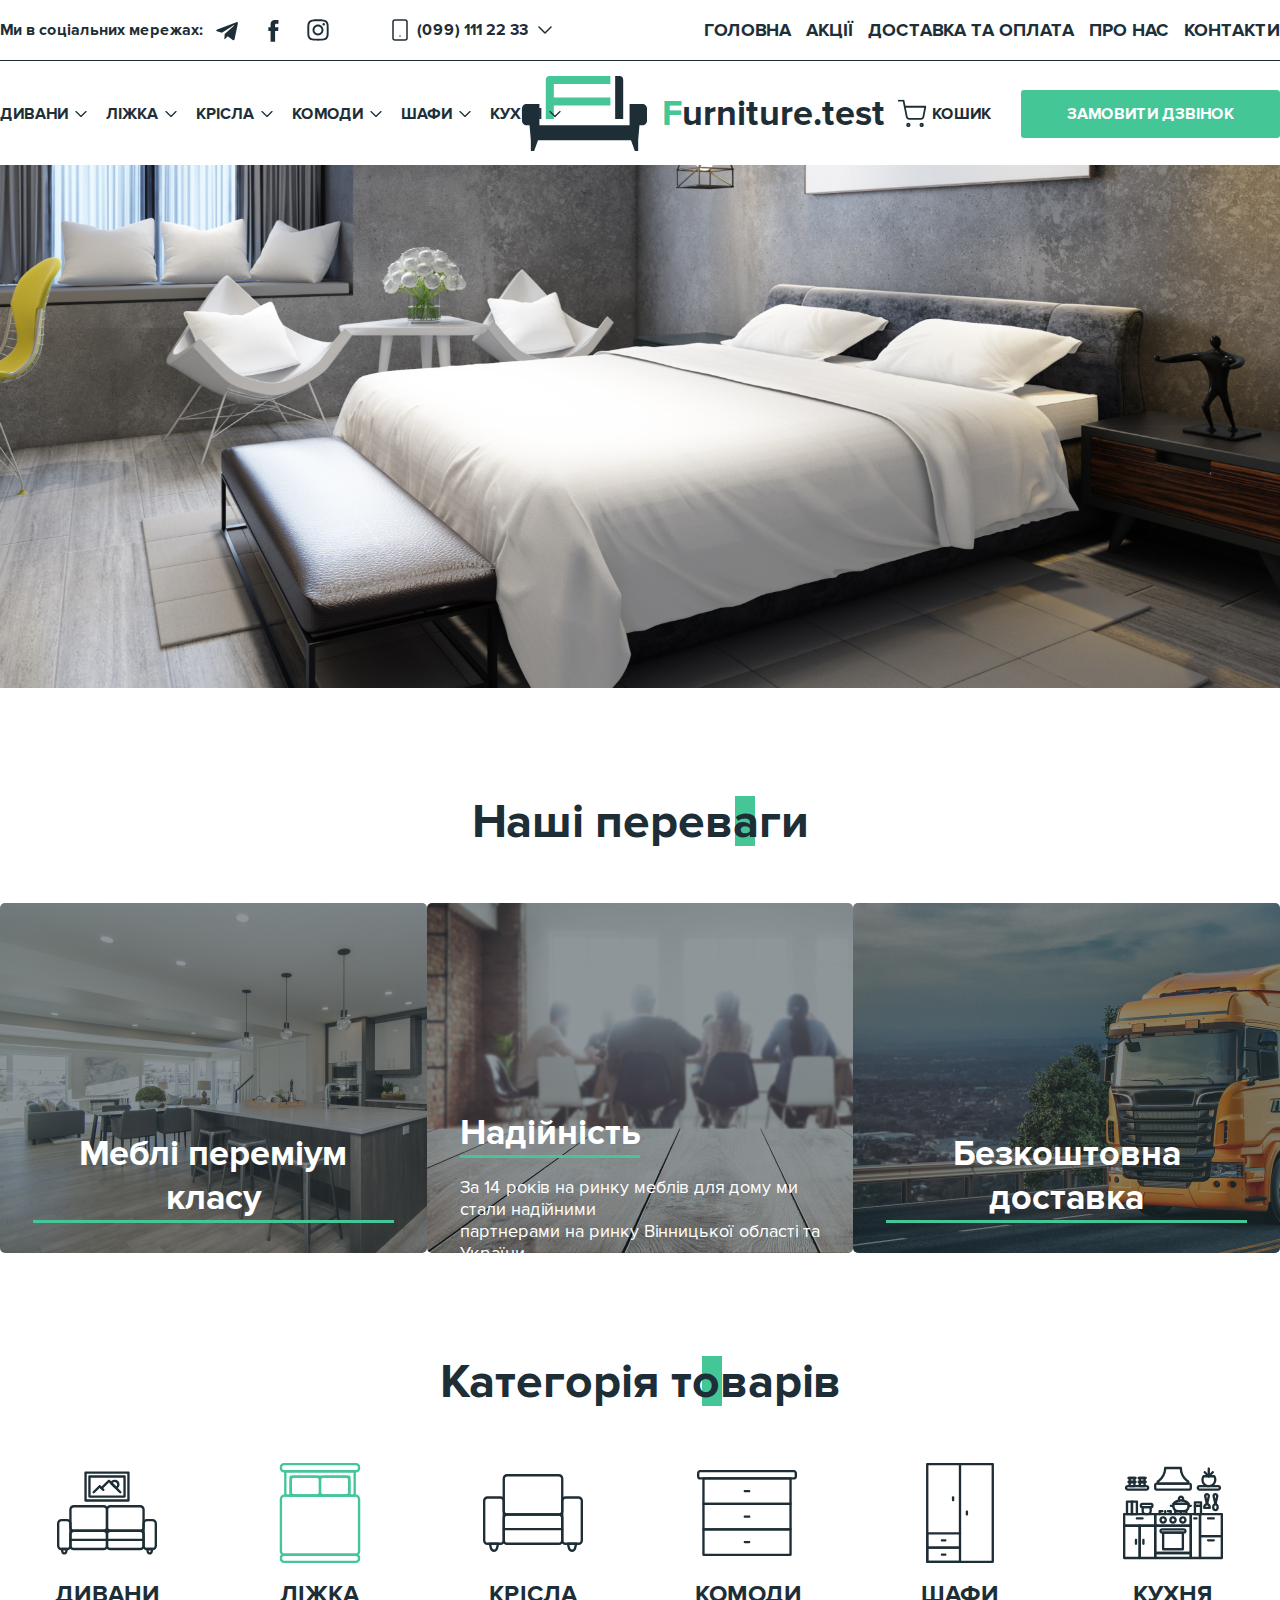
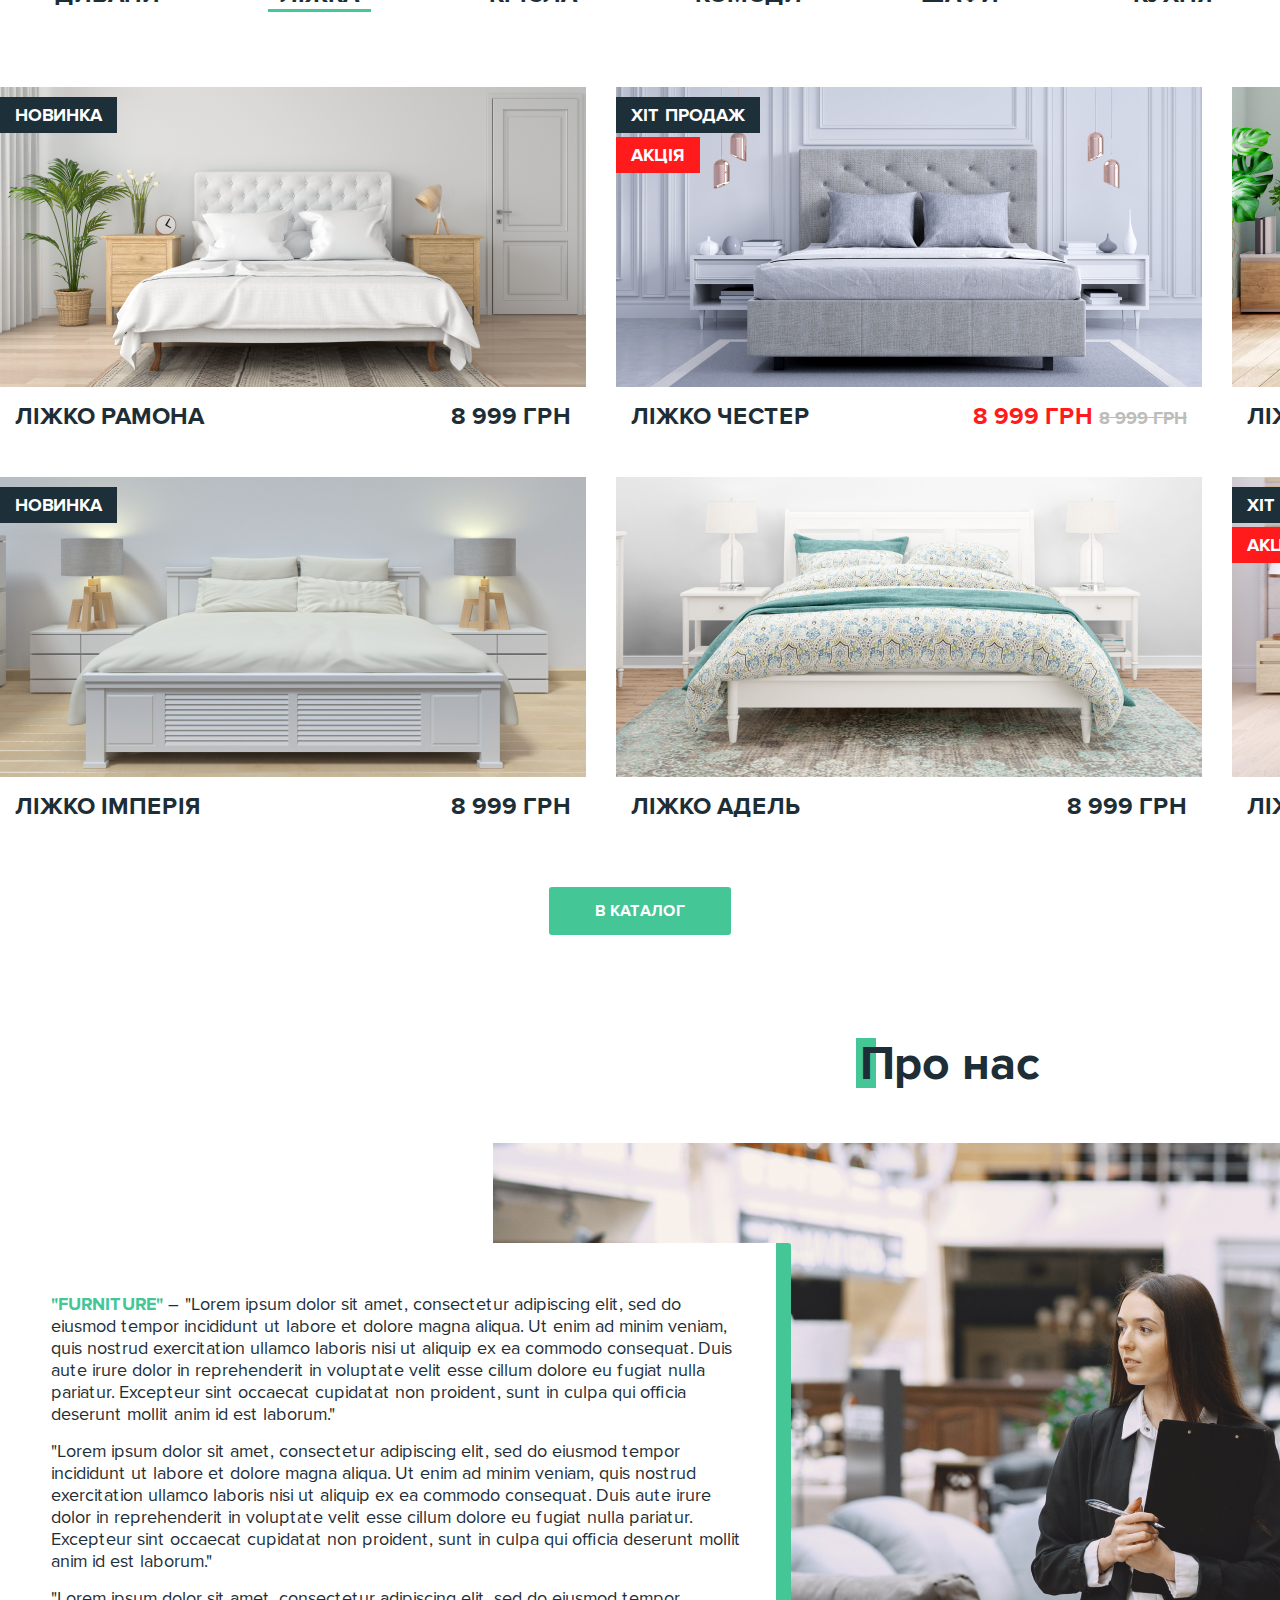
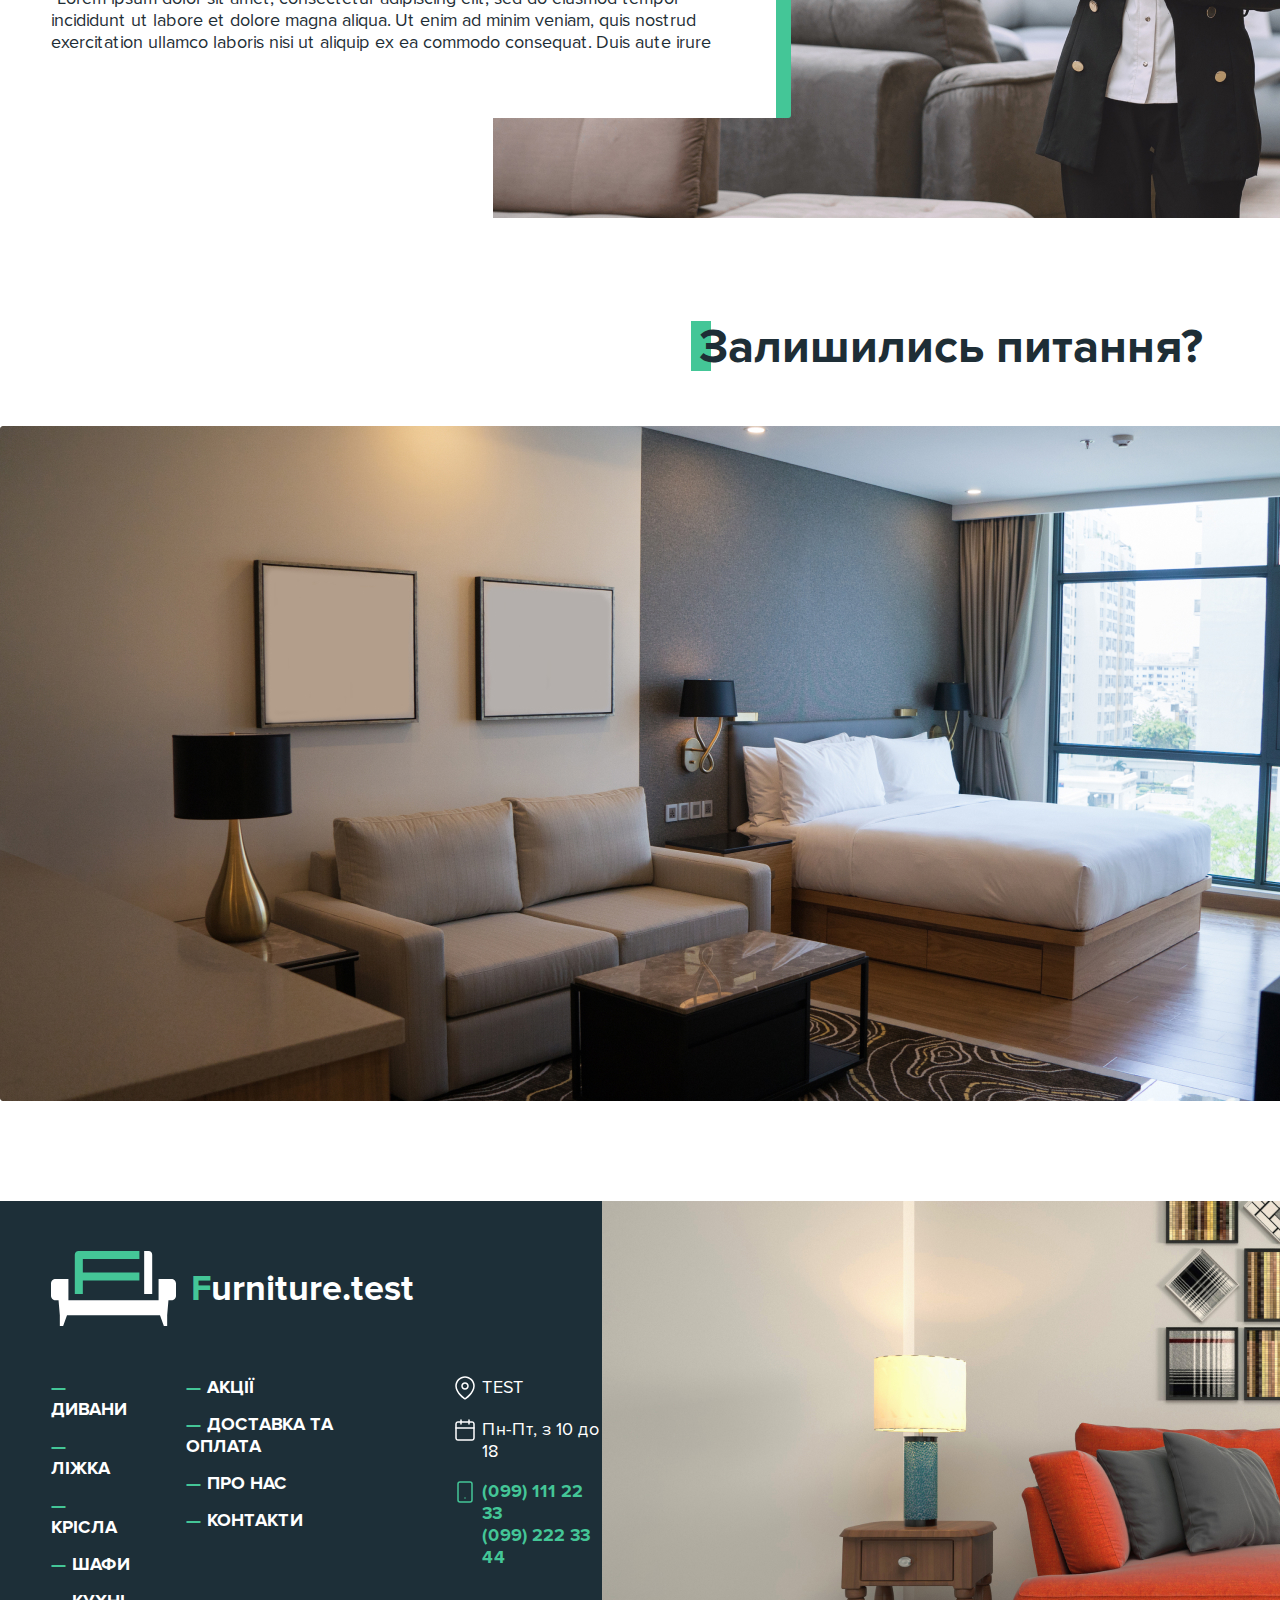
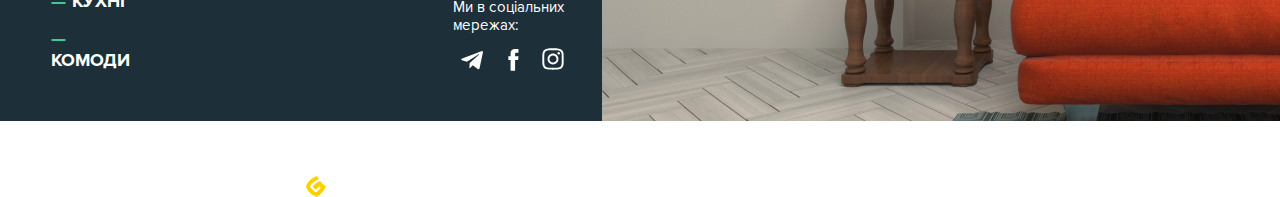
<file: index.html>
<!DOCTYPE html>
<html lang="en">
<head>
    <meta charset="UTF-8">
    <meta http-equiv="X-UA-Compatible" content="IE=edge">
    <meta name="viewport" content="width=device-width, initial-scale=1.0">
    <title>Test</title>
    <link rel="stylesheet" href="assets/css/style.css">
    <link rel="stylesheet" href="fonts/stylesheet.css">
</head>
<body>
    <header id="header">
        <div class="header-up default-container">
            <div class="header-up-left">
                <div class="social">
                    <p>Ми в соціальних мережах:</p>
                    <a href=""><img src="assets/img/logo/Telegram.svg" alt=""></a>
                    <a href=""><img src="assets/img/logo/Facebook.svg" alt=""></a>
                    <a href=""><img src="assets/img/logo/Instagram.svg" alt=""></a>
                </div>
                <div class="number-phone">
                    <img src="assets/img/logo/smartphone 1.svg" alt="">
                    <p>(099) 111 22 33</p>
                    <img src="assets/img/logo/arrow.svg" alt="">
                </div>
            </div>
            <div class="header-up-right">
                    <a href=''>ГОЛОВНА</a>
                    <a href=''>АКЦІЇ</a>
                    <a href=''>ДОСТАВКА ТА ОПЛАТА</a>
                    <a href=''>ПРО НАС</a>
                    <a href=''>КОНТАКТИ</a>
            </div>
        </div>
        <div class="hr"></div>
        <div class="header-bootom default-container">
            <div class="header-bootom-left">
                <ul>
                    <li>
                        <a href="">ДИВАНИ</a>
                        <img src="assets/img/logo/arrow.svg" alt="">
                        <div class="sub-menu-list">
                            <h1>Новинка!</h1>
                            <p>Диван Nazar</p>
                            <p>Це новий рівень <br> комфортного сну</p>
                            <button>ДЕТАЛЬНІШЕ</button>
                            <p><span>01</span>/ 04</p>
                            <div class="sub-menu-list-img">
                                <div><img src="assets/img/logo/arrow-left.svg" alt=""></div>
                                <div><img src="assets/img/logo/arrow-white.svg" alt=""></div>
                            </div>
                        </div>
                    </li>
                    <li>
                        <a href="">ЛІЖКА</a>
                        <img src="assets/img/logo/arrow.svg" alt="">
                        <div class="sub-menu-list">
                            <h1>Новинка!</h1>
                            <p>Ліжко Ornella</p>
                            <p>Це новий рівень <br> комфортного сну</p>
                            <button>ДЕТАЛЬНІШЕ</button>
                            <p><span>02</span>/ 06</p>
                            <div class="sub-menu-list-img">
                                <div><img src="assets/img/logo/arrow-left.svg" alt=""></div>
                                <div><img src="assets/img/logo/arrow-white.svg" alt=""></div>
                            </div>
                        </div>
                    </li>
                    <li>
                        <a href="">КРІСЛА</a>
                        <img src="assets/img/logo/arrow.svg" alt="">
                        <div class="sub-menu-list">
                            <h1>Новинка!</h1>
                            <p>Крісло Mama-mia</p>
                            <p>Це новий рівень <br> комфортного сну</p>
                            <button>ДЕТАЛЬНІШЕ</button>
                            <p><span>03</span>/ 06</p>
                            <div class="sub-menu-list-img">
                                <div><img src="assets/img/logo/arrow-left.svg" alt=""></div>
                                <div><img src="assets/img/logo/arrow-white.svg" alt=""></div>
                            </div>
                        </div>
                    </li>
                    <li>
                        <a href="">КОМОДИ</a>
                        <img src="assets/img/logo/arrow.svg" alt="">
                        <div class="sub-menu-list">
                            <h1>Новинка!</h1>
                            <p> Комод Parmezano </p>
                            <p>Це новий рівень <br> комфортного сну</p>
                            <button>ДЕТАЛЬНІШЕ</button>
                            <p><span>04</span>/ 06</p>
                            <div class="sub-menu-list-img">
                                <div><img src="assets/img/logo/arrow-left.svg" alt=""></div>
                                <div><img src="assets/img/logo/arrow-white.svg" alt=""></div>
                            </div>
                        </div>
                    </li>
                    <li>
                        <a href="">ШАФИ</a>
                        <img src="assets/img/logo/arrow.svg" alt="">
                        <div class="sub-menu-list">
                            <h1>Новинка!</h1>
                            <p>Шафа Vikno</p>
                            <p>Це новий рівень <br> комфортного сну</p>
                            <button>ДЕТАЛЬНІШЕ</button>
                            <p><span>05</span>/ 06</p>
                            <div class="sub-menu-list-img">
                                <div><img src="assets/img/logo/arrow-left.svg" alt=""></div>
                                <div><img src="assets/img/logo/arrow-white.svg" alt=""></div>
                            </div>
                        </div>
                    </li>
                    <li>
                        <a href="">КУХНЯ</a>
                        <img src="assets/img/logo/arrow.svg" alt="">
                        <div class="sub-menu-list">
                            <h1>Новинка!</h1>
                            <p>Кухня Italiano</p>
                            <p>Eazy <br> найсмачніша піца </p>
                            <button>ДЕТАЛЬНІШЕ</button>
                            <p><span>06</span>/ 06</p>
                            <div class="sub-menu-list-img">
                                <div><img src="assets/img/logo/arrow-left.svg" alt=""></div>
                                <div><img src="assets/img/logo/arrow-white.svg" alt=""></div>
                            </div>
                        </div>
                    </li>
                </ul>
            </div>
            <div class="header-bottom-centr">
                <img src="assets/img/logo/Logo.svg" alt="">
                <p><span>F</span>urniture.test</p>
            </div>
            <div class="header-bottom-right">
                <div class="shopping-cart">
                    <img src="assets/img/logo/shopping-cart.svg" alt="">
                    <p>КОШИК</p>
                </div>
                <button>ЗАМОВИТИ ДЗВІНОК</button>
            </div>
        </div>
    </header>


    <main>
        <img src="assets/img/bg-img/biggest-photo.png"  alt="">
        <section class="default-container">
            <h1>Наші переваги</h1>
            <div class="section1">
                <div class="benefit1" style="background-image: url(assets/img/bg-img/sc1-kitchen.jpg);">
                    <p> Меблі переміум класу</p>
                </div>
                <div class="benefit2" style="background-image: url(assets/img/bg-img/sc1-meeting.jpg);">
                    <p> Надійність</p>
                    <p>За 14 років на ринку меблів для дому ми стали  надійними <br> партнерами на ринку Вінницької області та України</p>
                </div>
                <div class="benefit3" style="background-image: url(assets/img/bg-img/sc1-van.jpg);">
                    <p> Безкоштовна доставка </p>
                </div>
            </div>
        </section>
        <section class="section2 default-container">
            <h1>Категорія товарів</h1>
            <div class="categories">
                <div class="categoria">
                    <img src="assets/img/logo/living-room 1.svg" alt="">
                    <p>ДИВАНИ</p>
                </div>
                <div class="categoria">
                    <img src="assets/img/logo/bedroom 1.svg" alt="">
                    <p style=" border-bottom: #44C697 solid 3px;">ЛІЖКА</p>
                </div>
                <div class="categoria">
                    <img src="assets/img/logo/armchair 1.svg" alt="">
                    <p>КРІСЛА</p>
                </div>
                <div class="categoria">
                    <img src="assets/img/logo/wardrobe 1.svg" alt="">
                    <p>КОМОДИ</p>
                </div>
                <div class="categoria">
                    <img src="assets/img/logo/wardrobe 2.svg" alt="">
                    <p>ШАФИ</p>
                </div>
                <div class="categoria">
                    <img src="assets/img/logo/kitchen 1.svg" alt="">
                    <p>КУХНЯ</p>
                </div>
            </div>
            <div class="grid">
                <div class="bed">
                    <img src="assets/img/bg-img/bed1.png" alt="">
                    <div class="price">
                        <p>ЛІЖКО РАМОНА</p>
                        <p>8 999 грн</p>
                    </div>
                    <div class="new">НОВИНКА</div>
                </div>
                <div class="bed">
                    <img src="assets/img/bg-img/bed2.jpg" alt="">
                    <div class="price">
                        <p>Ліжко Честер</p>
                        <p>8 999 грн <span> 8 999 грн</span></p>
                    </div>
                    <div class="new">ХІТ ПРОДАЖ</div>
                    <div class="sale">АКЦІЯ</div>
                </div>
                <div class="bed">
                    <img src="assets/img/bg-img/bed3.jpg" alt="">
                    <div class="price">
                        <p>Ліжко Венеція люкс</p>
                        <p>8 999 грн</p>    
                    </div>
                </div>
                <div class="bed">
                    <img src="assets/img/bg-img/bed4.jpg" alt="">
                    <div class="price">
                        <p>Ліжко Імперія</p>
                        <p>8 999 грн</p>
                    </div>
                    <div class="new">НОВИНКА</div>
                </div>
                <div class="bed">
                    <img src="assets/img/bg-img/bed5.jpg" alt="">
                    <div class="price">
                        <p>Ліжко Адель</p>
                        <p>8 999 грн</p>

                    </div>
                </div>
                <div class="bed">
                    <img src="assets/img/bg-img/bed6.jpg" alt="">
                    <div class="price">
                        <p>Ліжко Атлант</p>
                        <p>8 999 грн <span> 8 999 грн</span></p>
                        
                    </div>
                    <div class="new">ХІТ ПРОДАЖ</div>
                    <div class="sale">АКЦІЯ</div>
                </div>
            </div>
            <button>В КАТАЛОГ</button>
        </section>
        <section class="section3">
            <h1>Про нас</h1>
            <div class="about-us">
                <div class="about-us-text">
                    <p><span>"Furniture"</span> – "Lorem ipsum dolor sit amet, consectetur adipiscing elit, sed do eiusmod tempor incididunt ut labore et dolore magna aliqua. Ut enim ad minim veniam, quis nostrud exercitation ullamco laboris nisi ut aliquip ex ea commodo consequat. Duis aute irure dolor in reprehenderit in voluptate velit esse cillum dolore eu fugiat nulla pariatur. Excepteur sint occaecat cupidatat non proident, sunt in culpa qui officia deserunt mollit anim id est laborum."</p>
                    <p>"Lorem ipsum dolor sit amet, consectetur adipiscing elit, sed do eiusmod tempor incididunt ut labore et dolore magna aliqua. Ut enim ad minim veniam, quis nostrud exercitation ullamco laboris nisi ut aliquip ex ea commodo consequat. Duis aute irure dolor in reprehenderit in voluptate velit esse cillum dolore eu fugiat nulla pariatur. Excepteur sint occaecat cupidatat non proident, sunt in culpa qui officia deserunt mollit anim id est laborum."</p>
                    <p>"Lorem ipsum dolor sit amet, consectetur adipiscing elit, sed do eiusmod tempor incididunt ut labore et dolore magna aliqua. Ut enim ad minim veniam, quis nostrud exercitation ullamco laboris nisi ut aliquip ex ea commodo consequat. Duis aute irure </p>
                </div>
                <img src="assets/img/bg-img/family.jpg" alt="">
            </div>
        </section>
        <section class="section4">
            <h1>Залишились питання?</h1>
            <div class="about-us2">
                <img src="assets/img/bg-img/living room.jpg" alt="">
                <div class="about-us-text2">
                    <h2>Замовте консультацію</h2>
                    <input type="text" placeholder="Ім'я">
                    <input type="numder" placeholder="Номер телефону">
                    <button>ВІДПРАВИТИ</button>
                    <p>Залиште заявку або телефонуйте за номером <span>(099) 111 22 33</span>, і наш менеджер звяжеться з вами для кваліфікованої консультації.</p>
                </div>
            </div>
        </section>
    
    
    
    </main>


    <footer>
        <div class="footer">
            <!-- <a class="button-up" href="#header" title="Наверх"><img src="/assets/img/logo/button-up.svg" alt=""></a> -->
            <div class="footer-up" >
                <img src="assets/img/logo/logo-white.svg" alt="">
                <p><span>F</span>urniture.test</p>
            </div>
            <div class="footer-centr">
                <div class="footer-centr-left">
                    <ul>
                        <li><span>—</span> Дивани</li>
                        <li><span>—</span> ліжка</li>
                        <li><span>—</span> Крісла</li>
                        <li><span>—</span> шафи</li>
                        <li><span>—</span> Кухні</li>
                        <li><span>—</span> комоди</li>
                    </ul>
                    <ul>
                        <li><span>—</span> АкцІї</li>
                        <li><span>—</span> Доставка та оплата</li>
                        <li><span>—</span> про нас</li>
                        <li><span>—</span> контакти</li>
                    </ul>
                </div>
                <div class="">
                    <div class="footer-centr-right"> 
                        <div>
                            <img src="assets/img/logo/map-pin.svg" alt="">
                            <p>TEST</p>
                        </div>
                        <div>
                            <img src="assets/img/logo/calendar.svg" alt="">
                            <p>Пн-Пт, з 10 до 18</p>
                        </div>
                        <div>
                            <img src="assets/img/logo/smartphone-green.svg" alt="">
                            <p>(099) 111 22 33 <br>
                                (099) 222 33 44</p>
                        </div>
                    </div>
                    <div class="footer-social">
                        <h5>Ми в соціальних мережах:</h5>
                        <div class="social">
                            <img src="assets/img/logo/Telegram-white.svg" alt="">
                            <img src="assets/img/logo/Facebook-white.svg" alt="">
                            <img src="assets/img/logo/Instagram-white.svg" alt="">
                        </div>
                    </div>
                    
                </div>
            </div>
            <div class="footer-bootom">
                <img class="tob" src="assets/img/logo/© ТОВ Furniture, працюємо з 2006 року.svg" alt="">
                <div class="last">
                    <img src="assets/img/logo/small-logo.svg" alt="">
                    <p>Глянець — розробка інтернет-магазинів</p>
                </div>
            </div>
        </div>
        <img class="last-img" src="assets/img/bg-img/last-ing.jpg" alt="">
    </footer>








</body>
</html>
</file>
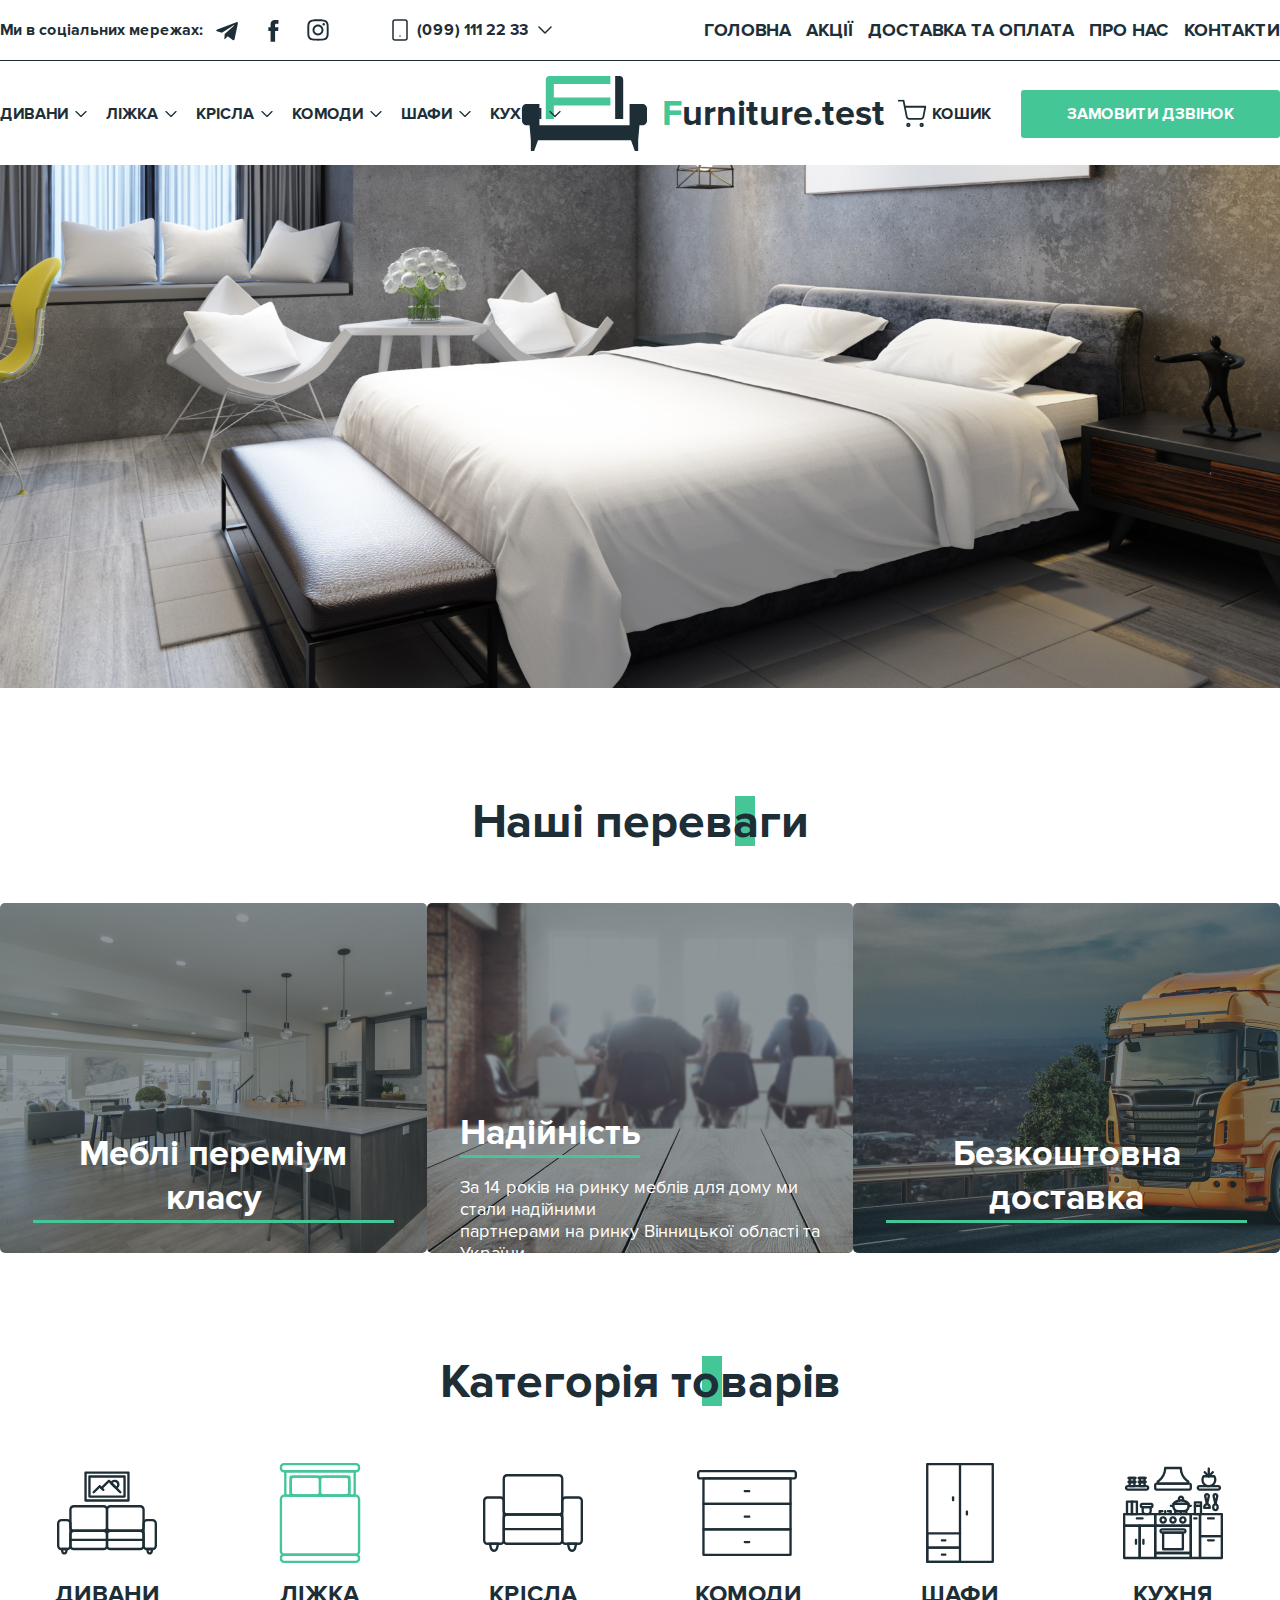
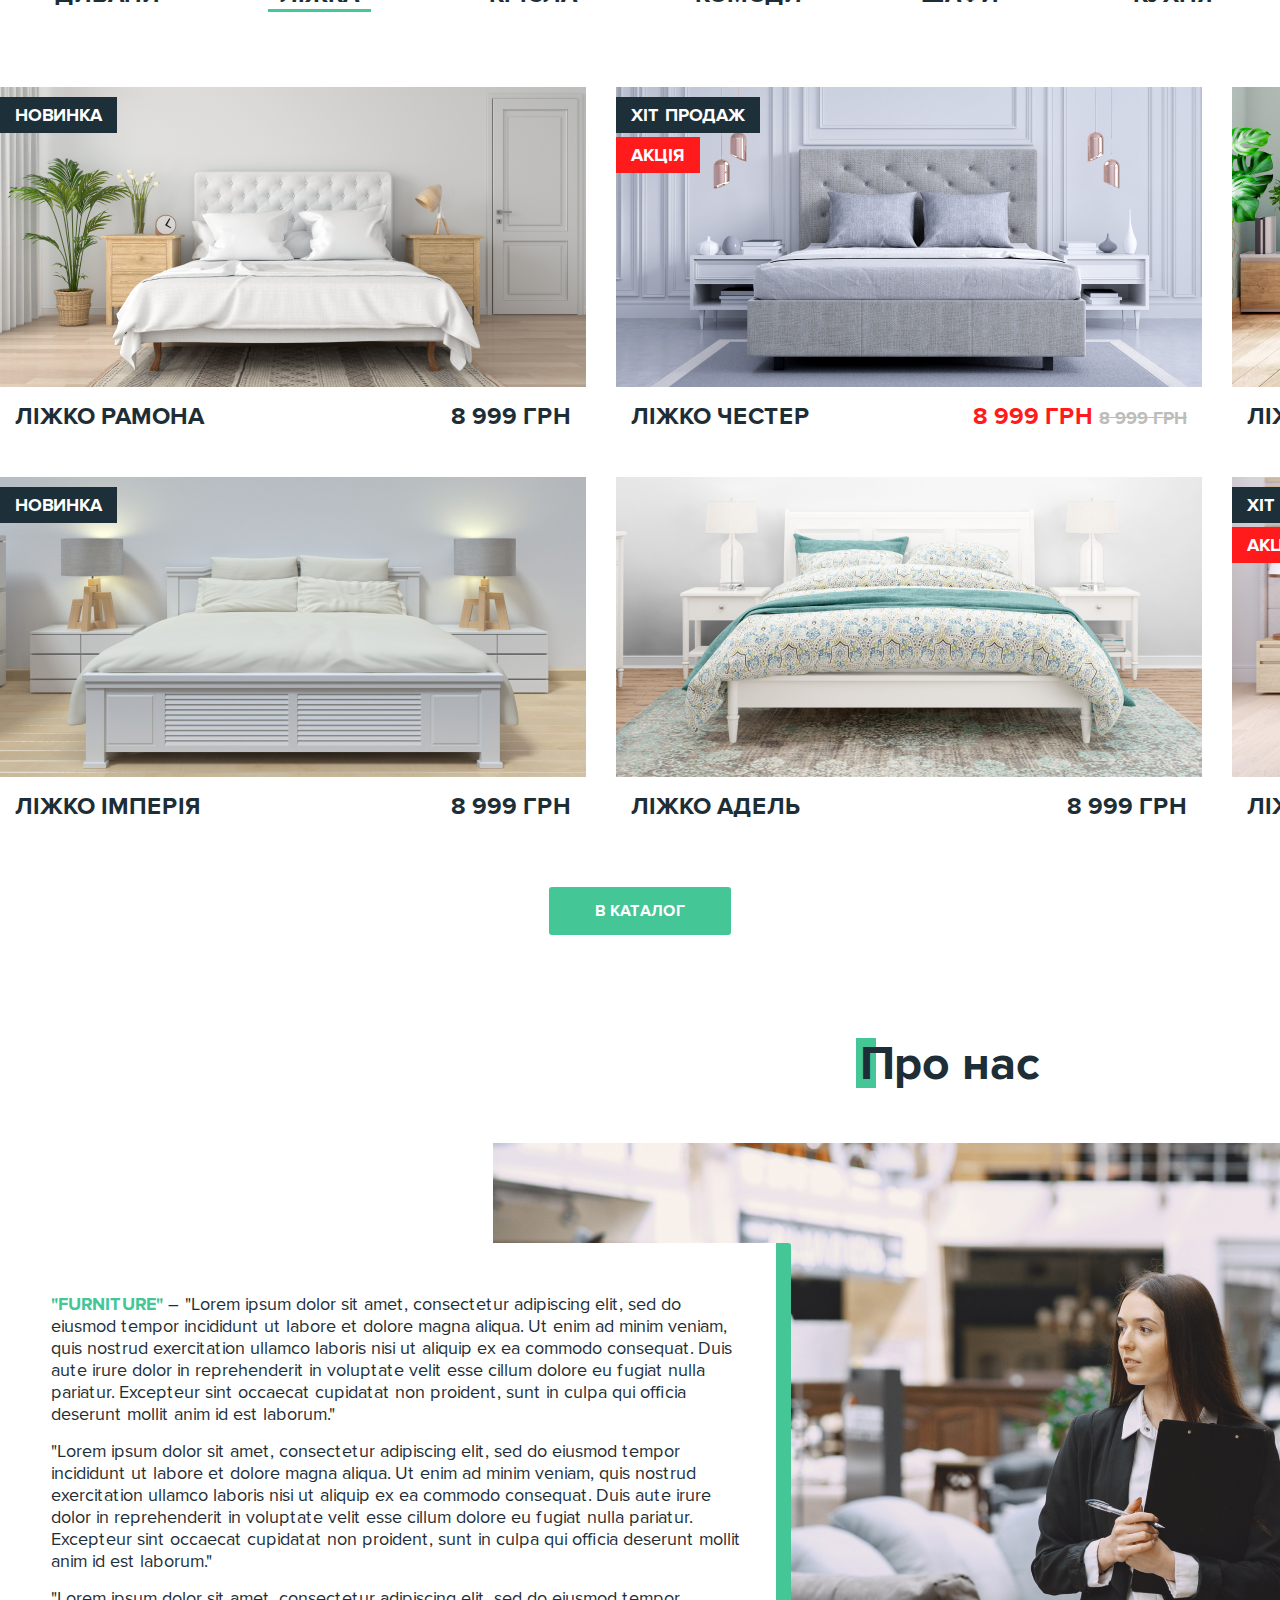
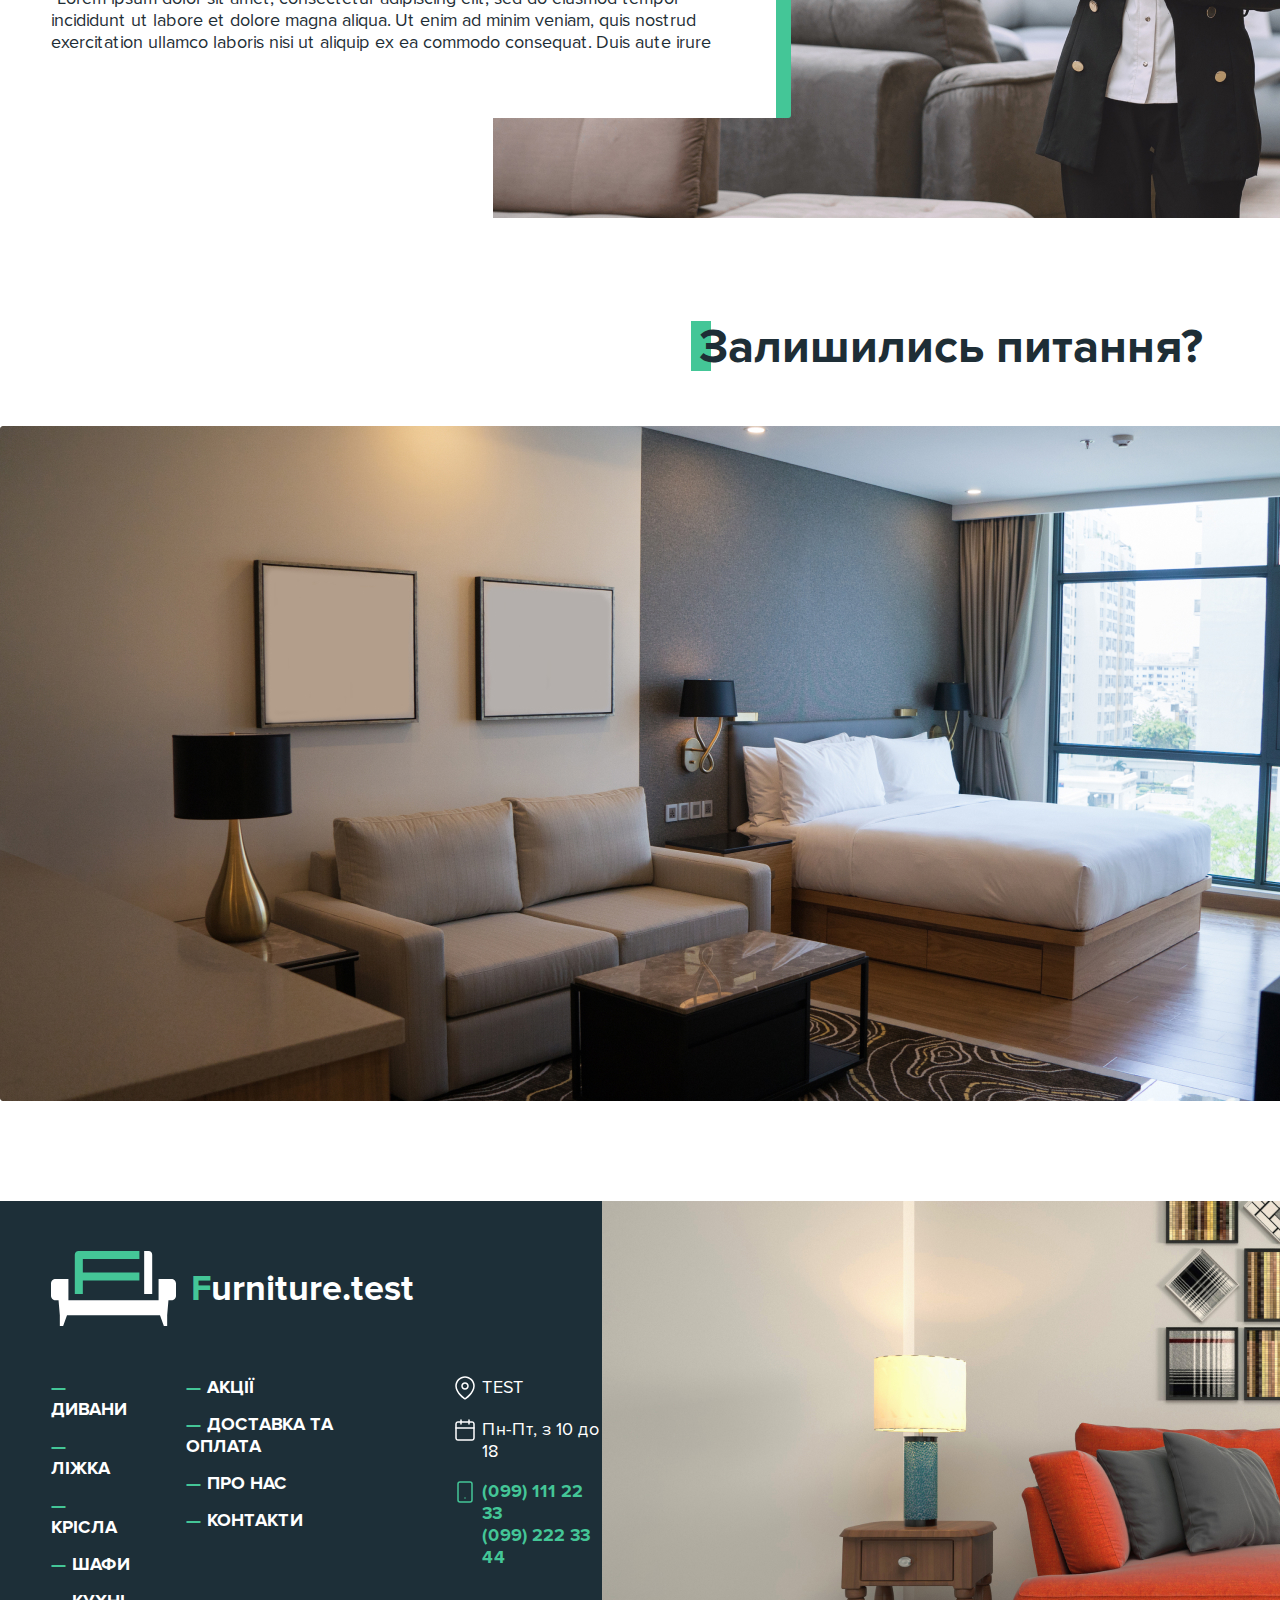
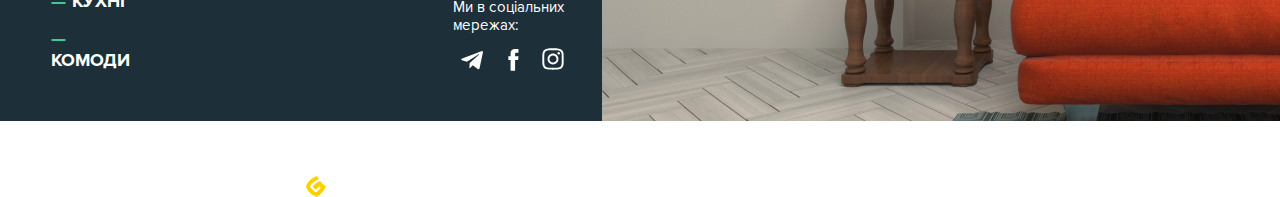
<file: aatest/index.html>
<!DOCTYPE html>
<html lang="en">
<head>
    <meta charset="UTF-8">
    <meta http-equiv="X-UA-Compatible" content="IE=edge">
    <meta name="viewport" content="width=device-width, initial-scale=1.0">
    <title>Test</title>
    <link rel="stylesheet" href="/aatest/assets/css/style.css">
</head>
<body>
    <header id="header">
        <div class="header-up default-container">
            <div class="header-up-left">
                <div class="social">
                    <p>Ми в соціальних мережах:</p>
                    <a href=""><img src="/aatest/assets/img/logo/Telegram.svg" alt=""></a>
                    <a href=""><img src="/aatest/assets/img/logo/Facebook.svg" alt=""></a>
                    <a href=""><img src="/aatest/assets/img/logo/Instagram.svg" alt=""></a>
                </div>
                <div class="number-phone">
                    <img src="/aatest/assets/img/logo/smartphone 1.svg" alt="">
                    <p>(099) 111 22 33</p>
                    <img src="/aatest/assets/img/logo/arrow.svg" alt="">
                </div>
            </div>
            <div class="header-up-right">
                    <a href=''>ГОЛОВНА</a>
                    <a href=''>АКЦІЇ</a>
                    <a href=''>ДОСТАВКА ТА ОПЛАТА</a>
                    <a href=''>ПРО НАС</a>
                    <a href=''>КОНТАКТИ</a>
            </div>
        </div>
        <div class="hr"></div>
        <div class="header-bootom default-container">
            <div class="header-bootom-left">
                <ul>
                    <li>
                        <a href="">ДИВАНИ</a>
                        <img src="/aatest/assets/img/logo/arrow.svg" alt="">
                        <div class="sub-menu-list">
                            <h1>Новинка!</h1>
                            <p>Диван Nazar</p>
                            <p>Це новий рівень <br> комфортного сну</p>
                            <button>ДЕТАЛЬНІШЕ</button>
                            <p><span>01</span>/ 04</p>
                            <div class="sub-menu-list-img">
                                <div><img src="/aatest/assets/img/logo/arrow-left.svg" alt=""></div>
                                <div><img src="/aatest/assets/img/logo/arrow-white.svg" alt=""></div>
                            </div>
                        </div>
                    </li>
                    <li>
                        <a href="">ЛІЖКА</a>
                        <img src="/aatest/assets/img/logo/arrow.svg" alt="">
                        <div class="sub-menu-list">
                            <h1>Новинка!</h1>
                            <p>Ліжко Ornella</p>
                            <p>Це новий рівень <br> комфортного сну</p>
                            <button>ДЕТАЛЬНІШЕ</button>
                            <p><span>02</span>/ 06</p>
                            <div class="sub-menu-list-img">
                                <div><img src="/aatest/assets/img/logo/arrow-left.svg" alt=""></div>
                                <div><img src="/aatest/assets/img/logo/arrow-white.svg" alt=""></div>
                            </div>
                        </div>
                    </li>
                    <li>
                        <a href="">КРІСЛА</a>
                        <img src="/aatest/assets/img/logo/arrow.svg" alt="">
                        <div class="sub-menu-list">
                            <h1>Новинка!</h1>
                            <p>Крісло Mama-mia</p>
                            <p>Це новий рівень <br> комфортного сну</p>
                            <button>ДЕТАЛЬНІШЕ</button>
                            <p><span>03</span>/ 06</p>
                            <div class="sub-menu-list-img">
                                <div><img src="/aatest/assets/img/logo/arrow-left.svg" alt=""></div>
                                <div><img src="/aatest/assets/img/logo/arrow-white.svg" alt=""></div>
                            </div>
                        </div>
                    </li>
                    <li>
                        <a href="">КОМОДИ</a>
                        <img src="/aatest/assets/img/logo/arrow.svg" alt="">
                        <div class="sub-menu-list">
                            <h1>Новинка!</h1>
                            <p> Комод Parmezano </p>
                            <p>Це новий рівень <br> комфортного сну</p>
                            <button>ДЕТАЛЬНІШЕ</button>
                            <p><span>04</span>/ 06</p>
                            <div class="sub-menu-list-img">
                                <div><img src="/aatest/assets/img/logo/arrow-left.svg" alt=""></div>
                                <div><img src="/aatest/assets/img/logo/arrow-white.svg" alt=""></div>
                            </div>
                        </div>
                    </li>
                    <li>
                        <a href="">ШАФИ</a>
                        <img src="/aatest/assets/img/logo/arrow.svg" alt="">
                        <div class="sub-menu-list">
                            <h1>Новинка!</h1>
                            <p>Шафа Vikno</p>
                            <p>Це новий рівень <br> комфортного сну</p>
                            <button>ДЕТАЛЬНІШЕ</button>
                            <p><span>05</span>/ 06</p>
                            <div class="sub-menu-list-img">
                                <div><img src="/aatest/assets/img/logo/arrow-left.svg" alt=""></div>
                                <div><img src="/aatest/assets/img/logo/arrow-white.svg" alt=""></div>
                            </div>
                        </div>
                    </li>
                    <li>
                        <a href="">КУХНЯ</a>
                        <img src="/aatest/assets/img/logo/arrow.svg" alt="">
                        <div class="sub-menu-list">
                            <h1>Новинка!</h1>
                            <p>Кухня Italiano</p>
                            <p>Eazy <br> найсмачніша піца </p>
                            <button>ДЕТАЛЬНІШЕ</button>
                            <p><span>06</span>/ 06</p>
                            <div class="sub-menu-list-img">
                                <div><img src="/aatest/assets/img/logo/arrow-left.svg" alt=""></div>
                                <div><img src="/aatest/assets/img/logo/arrow-white.svg" alt=""></div>
                            </div>
                        </div>
                    </li>
                </ul>
            </div>
            <div class="header-bottom-centr">
                <img src="/aatest/assets/img/logo/Logo.svg" alt="">
                <p><span>F</span>urniture.test</p>
            </div>
            <div class="header-bottom-right">
                <div class="shopping-cart">
                    <img src="/aatest/assets/img/logo/shopping-cart.svg" alt="">
                    <p>КОШИК</p>
                </div>
                <button>ЗАМОВИТИ ДЗВІНОК</button>
            </div>
        </div>
    </header>


    <main>
        <img src="/aatest/assets/img/bg-img/biggest-photo.png"  alt="">
        <section class="default-container">
            <h1>Наші переваги</h1>
            <div class="section1">
                <div class="benefit1">
                    <p> Меблі переміум класу</p>
                </div>
                <div class="benefit2">
                    <p> Надійність</p>
                    <p>За 14 років на ринку меблів для дому ми стали  надійними <br> партнерами на ринку Вінницької області та України</p>
                </div>
                <div class="benefit3">
                    <p> Безкоштовна доставка </p>
                </div>
            </div>
        </section>
        <section class="section2 default-container">
            <h1>Категорія товарів</h1>
            <div class="categories">
                <div class="categoria">
                    <img src="/aatest/assets/img/logo/living-room 1.svg" alt="">
                    <p>ДИВАНИ</p>
                </div>
                <div class="categoria">
                    <img src="/aatest/assets/img/logo/bedroom 1.svg" alt="">
                    <p style=" border-bottom: #44C697 solid 3px;">ЛІЖКА</p>
                </div>
                <div class="categoria">
                    <img src="/aatest/assets/img/logo/armchair 1.svg" alt="">
                    <p>КРІСЛА</p>
                </div>
                <div class="categoria">
                    <img src="/aatest/assets/img/logo/wardrobe 1.svg" alt="">
                    <p>КОМОДИ</p>
                </div>
                <div class="categoria">
                    <img src="/aatest/assets/img/logo/wardrobe 2.svg" alt="">
                    <p>ШАФИ</p>
                </div>
                <div class="categoria">
                    <img src="/aatest/assets/img/logo/kitchen 1.svg" alt="">
                    <p>КУХНЯ</p>
                </div>
            </div>
            <div class="grid">
                <div class="bed">
                    <img src="/aatest/assets/img/bg-img/bed1.png" alt="">
                    <div class="price">
                        <p>ЛІЖКО РАМОНА</p>
                        <p>8 999 грн</p>
                    </div>
                    <div class="new">НОВИНКА</div>
                </div>
                <div class="bed">
                    <img src="/aatest/assets/img/bg-img/bed2.jpg" alt="">
                    <div class="price">
                        <p>Ліжко Честер</p>
                        <p>8 999 грн <span> 8 999 грн</span></p>
                    </div>
                    <div class="new">ХІТ ПРОДАЖ</div>
                    <div class="sale">АКЦІЯ</div>
                </div>
                <div class="bed">
                    <img src="/aatest/assets/img/bg-img/bed3.jpg" alt="">
                    <div class="price">
                        <p>Ліжко Венеція люкс</p>
                        <p>8 999 грн</p>    
                    </div>
                </div>
                <div class="bed">
                    <img src="/aatest/assets/img/bg-img/bed4.jpg" alt="">
                    <div class="price">
                        <p>Ліжко Імперія</p>
                        <p>8 999 грн</p>
                    </div>
                    <div class="new">НОВИНКА</div>
                </div>
                <div class="bed">
                    <img src="/aatest/assets/img/bg-img/bed5.jpg" alt="">
                    <div class="price">
                        <p>Ліжко Адель</p>
                        <p>8 999 грн</p>

                    </div>
                </div>
                <div class="bed">
                    <img src="/aatest/assets/img/bg-img/bed6.jpg" alt="">
                    <div class="price">
                        <p>Ліжко Атлант</p>
                        <p>8 999 грн <span> 8 999 грн</span></p>
                        
                    </div>
                    <div class="new">ХІТ ПРОДАЖ</div>
                    <div class="sale">АКЦІЯ</div>
                </div>
            </div>
            <button>В КАТАЛОГ</button>
        </section>
        <section class="section3">
            <h1>Про нас</h1>
            <div class="about-us">
                <div class="about-us-text">
                    <p><span>"Furniture"</span> – "Lorem ipsum dolor sit amet, consectetur adipiscing elit, sed do eiusmod tempor incididunt ut labore et dolore magna aliqua. Ut enim ad minim veniam, quis nostrud exercitation ullamco laboris nisi ut aliquip ex ea commodo consequat. Duis aute irure dolor in reprehenderit in voluptate velit esse cillum dolore eu fugiat nulla pariatur. Excepteur sint occaecat cupidatat non proident, sunt in culpa qui officia deserunt mollit anim id est laborum."</p>
                    <p>"Lorem ipsum dolor sit amet, consectetur adipiscing elit, sed do eiusmod tempor incididunt ut labore et dolore magna aliqua. Ut enim ad minim veniam, quis nostrud exercitation ullamco laboris nisi ut aliquip ex ea commodo consequat. Duis aute irure dolor in reprehenderit in voluptate velit esse cillum dolore eu fugiat nulla pariatur. Excepteur sint occaecat cupidatat non proident, sunt in culpa qui officia deserunt mollit anim id est laborum."</p>
                    <p>"Lorem ipsum dolor sit amet, consectetur adipiscing elit, sed do eiusmod tempor incididunt ut labore et dolore magna aliqua. Ut enim ad minim veniam, quis nostrud exercitation ullamco laboris nisi ut aliquip ex ea commodo consequat. Duis aute irure </p>
                </div>
                <img src="/aatest/assets/img/bg-img/family.jpg" alt="">
            </div>
        </section>
        <section class="section4">
            <h1>Залишились питання?</h1>
            <div class="about-us2">
                <img src="/aatest/assets/img/bg-img/living room.jpg" alt="">
                <div class="about-us-text2">
                    <h2>Замовте консультацію</h2>
                    <input type="text" placeholder="Ім'я">
                    <input type="numder" placeholder="Номер телефону">
                    <button>ВІДПРАВИТИ</button>
                    <p>Залиште заявку або телефонуйте за номером <span>(099) 111 22 33</span>, і наш менеджер звяжеться з вами для кваліфікованої консультації.</p>
                </div>
            </div>
        </section>
    
    
    
    </main>


    <footer>
        <div class="footer">
            <!-- <a class="button-up" href="#header" title="Наверх"><img src="/aatest/assets/img/logo/button-up.svg" alt=""></a> -->
            <div class="footer-up" >
                <img src="/aatest/assets/img/logo/logo-white.svg" alt="">
                <p><span>F</span>urniture.test</p>
            </div>
            <div class="footer-centr">
                <div class="footer-centr-left">
                    <ul>
                        <li><span>—</span> Дивани</li>
                        <li><span>—</span> ліжка</li>
                        <li><span>—</span> Крісла</li>
                        <li><span>—</span> шафи</li>
                        <li><span>—</span> Кухні</li>
                        <li><span>—</span> комоди</li>
                    </ul>
                    <ul>
                        <li><span>—</span> АкцІї</li>
                        <li><span>—</span> Доставка та оплата</li>
                        <li><span>—</span> про нас</li>
                        <li><span>—</span> контакти</li>
                    </ul>
                </div>
                <div class="">
                    <div class="footer-centr-right"> 
                        <div>
                            <img src="/aatest/assets/img/logo/map-pin.svg" alt="">
                            <p>TEST</p>
                        </div>
                        <div>
                            <img src="/aatest/assets/img/logo/calendar.svg" alt="">
                            <p>Пн-Пт, з 10 до 18</p>
                        </div>
                        <div>
                            <img src="/aatest/assets/img/logo/smartphone-green.svg" alt="">
                            <p>(099) 111 22 33 <br>
                                (099) 222 33 44</p>
                        </div>
                    </div>
                    <div class="footer-social">
                        <h5>Ми в соціальних мережах:</h5>
                        <div class="social">
                            <img src="/aatest/assets/img/logo/Telegram-white.svg" alt="">
                            <img src="/aatest/assets/img/logo/Facebook-white.svg" alt="">
                            <img src="/aatest/assets/img/logo/Instagram-white.svg" alt="">
                        </div>
                    </div>
                    
                </div>
            </div>
            <div class="footer-bootom">
                <img class="tob" src="/aatest/assets/img/logo/© ТОВ Furniture, працюємо з 2006 року.svg" alt="">
                <div class="last">
                    <img src="/aatest/assets/img/logo/small-logo.svg" alt="">
                    <p>Глянець — розробка інтернет-магазинів</p>
                </div>
            </div>
        </div>
        <img class="last-img" src="/aatest/assets/img/bg-img/last-ing.jpg" alt="">
    </footer>








</body>
</html>
</file>
<file: assets/css/style.css>
@import url('https://fonts.googleapis.com/css2?family=Cuprum&display=swap');




* {
    margin: 0;
    padding: 0;
    box-sizing: border-box;
}

body {
    background-color: #ffffff;
    font-family: 'Proxima Nova Rg';

    color: #1E2E36;
    overflow-x: hidden;
}

h1 {
/* all: unset; */
}

input {
    all: unset;
}
ul {
    list-style: none;
    padding: 0;
    margin: 0;
}

a {
    color: #1d2f38;
    text-decoration: none;
}

img {
    width: 100%;
    height: 100%;
}
button {
    all: unset;
}
.hr {
    box-shadow: 0;
    text-align: center;
    background-color: #1E2E36;
    height: 1px;
}

.default-container {
    max-width: 1818px;
    margin: auto;
}
header {
    width: 100%;
    height: 165px;
    /* font-family: 'Proxima Nova Rg'; */
	

}
.header-up {
    display: flex;
    justify-content: space-between;
    height: 60px;
    /* border-bottom: #1E2E36 1px solid; */
    /* padding: 0 51px 0 51px; */
    align-items: center;
}
.header-up-left {
    display: flex;
    align-items: center;
}
.social {
    display: flex;
    align-items: center;
    width: max-content;
    font-weight: bold;
}
.social a {
    width: 40px;
    height: 40px;
    margin-left: 5px;
}
.number-phone {
    display: flex;
    align-items: center;
    width: max-content;
    margin-left: 50px;
}
.number-phone img {
    width: 24px;
}
.number-phone p {
    margin: 0 5px 0 5px;
    font-weight: bold;
}
.header-up-right {

    display: flex;
    font-weight: bold;
    font-size: 18px;

}
.header-up-right a {
    margin-left: 15px;
    
    position: relative;
}
.header-up-right a::before {
    content: '';
    position: absolute;
    width: 100%;
    height: 2px;
    background: #44C697;
    top: 21px;
    transition: .5s;
    transform: scale(0);
}

.header-up-right a:hover::before {
    transform: scale(1);
    
}
.header-bootom {
    height: 105px;
    display: flex;
    align-items: center;
    justify-content: space-between;
    /* padding: 0 51px 0 51px; */
    font-weight: bold;
}
.header-bootom-left {
    display: flex;
    align-items: center;
    justify-content: space-between;
}
.header-bootom-left ul  {
    display: flex;
    align-items: center;
    width: max-content;
}
.header-bootom-left ul li {
    height: 100px;
    display: flex;
    align-items: center;
    position: relative;
}
.header-bootom-left ul li img:nth-child(2) {
    width: 20px;
    height: 20px;
    margin-left: 3px;
    margin-right: 15px;
    cursor: pointer;
}
.header-bottom-centr{
    display: flex;
    align-items: center;
    cursor: pointer;
    margin-left: -70px;
}
.header-bottom-centr img{
    width: 125px;
    height: 75px;
    margin-right: 15px;
}
.header-bottom-centr p {
    font-size: 36px;
}
.header-bottom-centr p span {
    color: #44C697;
}
.header-bottom-right {
    display: flex;
    align-items: center;
}
.shopping-cart {
    display: flex;
    align-items: center;
    margin-right: 30px;
    cursor: pointer;
}
.shopping-cart img{
    width: 30px;
    height: 30px;
    margin-right: 5px;
}
.header-bottom-right button{
    padding: 14px 46px;
    color: #ffffff;
    background-color: #44C697;
    border-radius: 3px;
    cursor: pointer;
}
.sub-menu-list {
    transition: .5s;
    transform: scale(0);
    /* display: none; */
    position: absolute;
    width: 447px;
    top: -238px;
    left: -100px;
    height: 670px;
    text-align: center;
    border-left: #44C697 solid 15px;
    background-color: #ffffff;
}
.header-bootom-left ul li:hover .sub-menu-list {
    display: block;
    transform: scale(1);
    top: 100px;
    left: -40px;
    width: 447px;
    height: 670px;
}
.sub-menu-list h1 {
    margin-top: 99px;
    margin-bottom: 50px;
    font-size: 64px;
}
.sub-menu-list p:nth-child(2) {
    font-weight: bold;
    font-size: 36px;
    margin-bottom: 10px;
}
.sub-menu-list p:nth-child(3) {
    font-weight:normal;
    font-size: 36px;
    margin-bottom: 30px;
}
.sub-menu-list button {
    background-color: #44C697;
    color: #ffffff;
    padding: 14px 46px;
    border-radius: 3px;
    margin-bottom: 50px;
}
.sub-menu-list p:nth-child(5) {
    padding-bottom: 5px;
    font-size: 24px;
}
.sub-menu-list p span {
    font-size: 36px;
}
.sub-menu-list-img {
    display: flex;
    justify-content: center;
    margin: 0 0 0 0;
}
.sub-menu-list-img div:first-child {
    width: 30px;
    height: 30px;
    margin-right: 8px;
    border: #1d2f38 1px solid;
    border-radius: 50%;
}
.sub-menu-list-img div:first-child img {
    width: 8px;
}


.sub-menu-list-img div:last-child {
    width: 30px;
    height: 30px;
    background-color: #1d2f38;
    border-radius: 50%;

}
.sub-menu-list-img div:last-child img{
    width: 7px;

}


main section:nth-child(2){
    margin-top: 100px;
    margin-bottom: 100px;
    text-align: center;
    font-weight: bold;
}
main section:nth-child(2) h1 {
    font-size: 48px;
    position: relative;
    margin-bottom: 52px;
}
main section:nth-child(2) h1::before {
    content: '';
    background-color: #44C697;
    width: 20px;
    height: 50px;
    position: absolute;
    z-index: -1;
    left: 735px;
    top: 3px;
}
.section1 {
    display: flex;
    justify-content: space-between;
    max-width: 1818px ;
}
.benefit1 {
    width: 586px;
    height: 350px;
    color: #ffffff;
    font-size: 36px;
    display: flex;
    align-items: flex-end;
    padding: 30px 33px ;
    border-radius: 5px;  
}
.benefit1 p{
    border-bottom: #44C697 solid 3px;
}
.benefit2 {
    width: 586px;
    height: 350px;
    color: #ffffff;
    text-align: left;
    padding: 30px 33px ;
    border-radius: 5px;  
}
.benefit2 p:first-child{
    width: 180px;
    border-bottom: #44C697 solid 3px ;
    font-size: 36px;
    margin-bottom: 18px;
    margin-top: 178px;
}
.benefit2 p:last-child{
    font-size: 18px;
    font-weight: normal;
}
.benefit3 {
    width: 586px;
    height: 350px;
    color: #ffffff;
    font-size: 36px;
    display: flex;
    align-items: flex-end;
    padding: 30px 33px ;
    border-radius: 5px;  
}
.benefit3 p{
    border-bottom: #44C697 solid 3px;
}
.section2{
    text-align: center;
}
.section2 h1 {
    font-size: 48px;
    position: relative;
    margin-bottom: 52px;
}
.section2 h1::before {
    content: '';
    background-color: #44C697;
    width: 20px;
    height: 50px;
    position: absolute;
    z-index: -1;
    left: 702px;
    top: 3px;
}
.categories {
    display: flex;
    justify-content: space-around;
    margin-bottom: 84px;
}
.categoria {
    width: 103px;
    height: 140px;
    font-weight: bold;
    font-size: 24px;
}
.categoria img {
    width: 100px;
    height: 100px;
    margin-bottom: 10px;
}
.grid {
    display: grid;
    grid-template: 360px 360px/ 586px 586px 586px;
    gap: 30px;
}
.bed {
    position: relative;
    cursor: pointer;
    transition: 200ms;
}
.bed:hover  {
    background-color: #44C697;
    color: #ffffff;
    margin-top: -15px;
    height: 360px;
    transform: scale(1);

}
.bed img {
    height: 300px;
}
.price {
    margin-top: -6px;
    display: flex;
    justify-content: space-between;
    align-items: center;
    font-weight: bold;
    font-size: 24px;
    height: 60px;
    padding: 0 15px;
    text-transform:uppercase;
}
.new {
    position: absolute;
    top: 10px;
    font-size: 18px;
    font-weight: bold;
    padding: 7px 15px;
    color: #ffffff;
    background-color: #1d2f38;
}
.grid .bed:nth-child(2) .price p:last-child, .grid .bed:nth-child(6) .price p:last-child {
    color: #FF1B1B;
}
.grid .bed:nth-child(2) .price p:last-child span, .grid .bed:nth-child(6) .price p:last-child span   {
    font-size: 18px;
    color: #BCBDBB;
    text-decoration:line-through;
}
.sale {
    position: absolute;
    top: 50px;
    font-size: 18px;
    font-weight: bold;
    padding: 7px 15px;
    color: #ffffff;
    background-color: #FF1B1B;   
}
.section2 button {
    background-color: #44C697;
    color: #ffffff;
    padding: 14px 46px;
    border-radius: 3px;
    margin-top: 50px;
    font-weight: bold;   
}
.section3 {
    margin: auto;
    width: 1900px;
    text-align: center;
    margin-top: 100px;
}
.section3 h1 {
    font-size: 48px;
    margin-bottom: 50px;
    position: relative;
}
.section3 h1::before {
    content: '';
    background-color: #44C697;
    width: 20px;
    height: 50px;
    position: absolute;
    z-index: -1;
    left: 856px;
    top: 3px;
}
.about-us {
    display: flex;
    align-items: center;
    height: 675px;
    position: relative;
    margin-bottom: 100px;
}
.about-us-text {
    background-color: #ffffff;
    width: 791px;
    height: 475px;
    padding: 50px 30px 50px 51px;
    text-align: left;
    font-size: 18px;
    border-right: #44C697 solid 15px;
    border-radius: 0 3px 3px 0;

}
.about-us-text p span {
    text-transform: uppercase;
    font-weight: bold;
    color: #44C697;
}
.about-us-text p:nth-child(2) {
    margin: 15px 0;
}
.about-us img {
    z-index: -1;
    position: absolute;
    width: 1407px;
    height: 675px;
    right: 0;   
}
.section4 {
    width: 1900px;
    text-align: center;
    margin-top: 100px;
    margin-bottom: 109px;
    margin: auto;

}
.section4 h1 {
    font-size: 48px;
    margin-bottom: 50px;
    position: relative;
}
.section4 h1::before {
    content: '';
    background-color: #44C697;
    width: 20px;
    height: 50px;
    position: absolute;
    z-index: -1;
    left: 691px;
    top: 3px;
}
.about-us2 {
    display: flex;
    align-items: center;
    justify-content: flex-end;
    height: 675px;
    position: relative;
    margin-bottom: 100px;
}
.about-us2 img{
    z-index: -1;
    position: absolute;
    width: 1561px;
    height: 675px;
    left: 0;   
}
.about-us-text2 {
    background-color: #ffffff;
    width: 528px;
    height: 457px;
    padding: 50px 30px 50px 51px;
    text-align: left;
    font-size: 18px;
    border-left: #44C697 solid 15px;
    border-radius: 3px 0 0 3px;
}
.about-us-text2 h2 {
    font-size: 36px;
    margin-bottom: 30px;
}
.about-us-text2 input:nth-child(2) {
    width: 415px;
    height: 51px;
    border: #1E2E36 solid 1px;
    border-radius: 3px;
    padding-left: 15px;
    font-size: 18px;
    margin-bottom: 15px;
}
.about-us-text2 input:nth-child(3) {
    width: 415px;
    height: 51px;
    border: #1E2E36 solid 1px;
    border-radius: 3px;
    padding-left: 15px;
    font-size: 18px;
    margin-bottom: 15px;
}
.about-us-text2 button {
    background-color: #44C697;
    color: #ffffff;
    padding: 14px 158.5px;
    border-radius: 3px;
    margin-bottom: 50px;
    font-weight: bold;
    margin-bottom: 30px;
}
.about-us-text2 p {
    font-size: 18px;
    width: 395px;
}
.about-us-text2 p span {
    font-weight: bold;
}
.last-img {
    width: 1089px;
    height: 520px;
}
footer {
    display: flex;
    max-width: 1900px;
    margin: auto;
}
.footer {
    width: 831px;
    height: 520px;
    background-color: #1d2f38;
    padding: 50px 0 0 51px;
}
.footer-up {
    display: flex;
    align-items: center;
    height: 75px;
    position: relative;
    margin-bottom: 50px;
}
.footer-up img:first-child {
    width: 125px;
    height: 75px;
    margin-right: 15px;
}
.footer-up p {
    font-size: 36px;
    color: #ffffff;
    font-weight: bold;
}
.footer-up p span {
    color: #44C697;
}
.button-up{
    transition: all 6s;
    z-index: 3;
    width: 70px;
    height: 70px;
    position: absolute;
    top: 4650px;
    left: 30px;
}
.footer-centr {
    display: flex;
    color: #ffffff;
    font-size: 18px;
}
.footer-centr-left {
    margin-right: 87px;
    display: flex;
    text-transform: uppercase;
    font-weight: bold;
}
.footer-centr-left  ul:first-child {
    margin-right: 55px;
}
.footer-centr-left  ul li {
    margin-bottom: 15px;
}
.footer-centr-left  ul li span {
    color: #44C697;
}
.footer-centr-right div {
    display: flex;
    margin-bottom: 18px;
}
.footer-centr-right div img {
    width: 24px;
    height: 24px;
    margin-right: 5px;
}
.footer-centr-right div:last-child {
    color: #44C697;
    font-weight: bold;
}
.footer-social h5{
    display: block;
    margin-top: 30px;
    font-weight: normal;
    margin-bottom: 5px;
}
.footer-bootom {
    display: flex;
    justify-content: space-between;
    height: 21px;
    margin-top: 90px;
    text-transform: uppercase;
    color: #ffffff;
}
.footer-bootom .tob {
    height: 17px;
    width: 255px;
    margin-top: -7px ;
}
.last  {
    font-family: 'Cuprum';
    width: 321px;
    display: flex;
    align-items: center;
    font-size: 14px;
    font-weight: lighter;
    margin-right: -25px;
    height: 21px;
    font-family: 'Cuprum', sans-serif;

}
.last img {
    width: 20px;
    height: 21px;
    margin-right: 4px;
}
</file>
<file: fonts/stylesheet.css>
@font-face {
    font-family: 'Proxima Nova Bl';
    src: url('ProximaNova-Black.eot');
    src: local('Proxima Nova Black'), local('ProximaNova-Black'),
        url('ProximaNova-Black.eot?#iefix') format('embedded-opentype'),
        url('ProximaNova-Black.woff2') format('woff2'),
        url('ProximaNova-Black.woff') format('woff'),
        url('ProximaNova-Black.ttf') format('truetype');
    font-weight: 900;
    font-style: normal;
}

@font-face {
    font-family: 'Proxima Nova Th';
    src: url('ProximaNova-Extrabld.eot');
    src: local('Proxima Nova Extrabold'), local('ProximaNova-Extrabld'),
        url('ProximaNova-Extrabld.eot?#iefix') format('embedded-opentype'),
        url('ProximaNova-Extrabld.woff2') format('woff2'),
        url('ProximaNova-Extrabld.woff') format('woff'),
        url('ProximaNova-Extrabld.ttf') format('truetype');
    font-weight: 800;
    font-style: normal;
}

@font-face {
    font-family: 'Proxima Nova Lt';
    src: url('ProximaNova-SemiboldIt.eot');
    src: local('Proxima Nova Semibold Italic'), local('ProximaNova-SemiboldIt'),
        url('ProximaNova-SemiboldIt.eot?#iefix') format('embedded-opentype'),
        url('ProximaNova-SemiboldIt.woff2') format('woff2'),
        url('ProximaNova-SemiboldIt.woff') format('woff'),
        url('ProximaNova-SemiboldIt.ttf') format('truetype');
    font-weight: 600;
    font-style: italic;
}

@font-face {
    font-family: 'Proxima Nova Th';
    src: url('ProximaNovaT-Thin.eot');
    src: local('Proxima Nova Thin'), local('ProximaNovaT-Thin'),
        url('ProximaNovaT-Thin.eot?#iefix') format('embedded-opentype'),
        url('ProximaNovaT-Thin.woff2') format('woff2'),
        url('ProximaNovaT-Thin.woff') format('woff'),
        url('ProximaNovaT-Thin.ttf') format('truetype');
    font-weight: 100;
    font-style: normal;
}

@font-face {
    font-family: 'Proxima Nova Lt';
    src: url('ProximaNova-Light.eot');
    src: local('Proxima Nova Light'), local('ProximaNova-Light'),
        url('ProximaNova-Light.eot?#iefix') format('embedded-opentype'),
        url('ProximaNova-Light.woff2') format('woff2'),
        url('ProximaNova-Light.woff') format('woff'),
        url('ProximaNova-Light.ttf') format('truetype');
    font-weight: 300;
    font-style: normal;
}

@font-face {
    font-family: 'Proxima Nova Bl';
    src: url('ProximaNova-BlackIt.eot');
    src: local('Proxima Nova Black Italic'), local('ProximaNova-BlackIt'),
        url('ProximaNova-BlackIt.eot?#iefix') format('embedded-opentype'),
        url('ProximaNova-BlackIt.woff2') format('woff2'),
        url('ProximaNova-BlackIt.woff') format('woff'),
        url('ProximaNova-BlackIt.ttf') format('truetype');
    font-weight: 900;
    font-style: italic;
}

@font-face {
    font-family: 'Proxima Nova Rg';
    src: url('ProximaNova-BoldIt.eot');
    src: local('Proxima Nova Bold Italic'), local('ProximaNova-BoldIt'),
        url('ProximaNova-BoldIt.eot?#iefix') format('embedded-opentype'),
        url('ProximaNova-BoldIt.woff2') format('woff2'),
        url('ProximaNova-BoldIt.woff') format('woff'),
        url('ProximaNova-BoldIt.ttf') format('truetype');
    font-weight: bold;
    font-style: italic;
}

@font-face {
    font-family: 'Proxima Nova Th';
    src: url('ProximaNova-ThinIt.eot');
    src: local('Proxima Nova Thin Italic'), local('ProximaNova-ThinIt'),
        url('ProximaNova-ThinIt.eot?#iefix') format('embedded-opentype'),
        url('ProximaNova-ThinIt.woff2') format('woff2'),
        url('ProximaNova-ThinIt.woff') format('woff'),
        url('ProximaNova-ThinIt.ttf') format('truetype');
    font-weight: 100;
    font-style: italic;
}

@font-face {
    font-family: 'Proxima Nova Rg';
    src: url('ProximaNova-Bold.eot');
    src: local('Proxima Nova Bold'), local('ProximaNova-Bold'),
        url('ProximaNova-Bold.eot?#iefix') format('embedded-opentype'),
        url('ProximaNova-Bold.woff2') format('woff2'),
        url('ProximaNova-Bold.woff') format('woff'),
        url('ProximaNova-Bold.ttf') format('truetype');
    font-weight: bold;
    font-style: normal;
}

@font-face {
    font-family: 'Proxima Nova Rg';
    src: url('ProximaNova-RegularIt.eot');
    src: local('Proxima Nova Regular Italic'), local('ProximaNova-RegularIt'),
        url('ProximaNova-RegularIt.eot?#iefix') format('embedded-opentype'),
        url('ProximaNova-RegularIt.woff2') format('woff2'),
        url('ProximaNova-RegularIt.woff') format('woff'),
        url('ProximaNova-RegularIt.ttf') format('truetype');
    font-weight: normal;
    font-style: italic;
}

@font-face {
    font-family: 'Proxima Nova Th';
    src: url('ProximaNova-ExtrabldIt.eot');
    src: local('Proxima Nova Extrabold Italic'), local('ProximaNova-ExtrabldIt'),
        url('ProximaNova-ExtrabldIt.eot?#iefix') format('embedded-opentype'),
        url('ProximaNova-ExtrabldIt.woff2') format('woff2'),
        url('ProximaNova-ExtrabldIt.woff') format('woff'),
        url('ProximaNova-ExtrabldIt.ttf') format('truetype');
    font-weight: 800;
    font-style: italic;
}

@font-face {
    font-family: 'Proxima Nova Rg';
    src: url('ProximaNova-Regular.eot');
    src: local('Proxima Nova Regular'), local('ProximaNova-Regular'),
        url('ProximaNova-Regular.eot?#iefix') format('embedded-opentype'),
        url('ProximaNova-Regular.woff2') format('woff2'),
        url('ProximaNova-Regular.woff') format('woff'),
        url('ProximaNova-Regular.ttf') format('truetype');
    font-weight: normal;
    font-style: normal;
}

@font-face {
    font-family: 'Proxima Nova Lt';
    src: url('ProximaNova-LightIt.eot');
    src: local('Proxima Nova Light Italic'), local('ProximaNova-LightIt'),
        url('ProximaNova-LightIt.eot?#iefix') format('embedded-opentype'),
        url('ProximaNova-LightIt.woff2') format('woff2'),
        url('ProximaNova-LightIt.woff') format('woff'),
        url('ProximaNova-LightIt.ttf') format('truetype');
    font-weight: 300;
    font-style: italic;
}

@font-face {
    font-family: 'Proxima Nova Lt';
    src: url('ProximaNova-Semibold.eot');
    src: local('Proxima Nova Semibold'), local('ProximaNova-Semibold'),
        url('ProximaNova-Semibold.eot?#iefix') format('embedded-opentype'),
        url('ProximaNova-Semibold.woff2') format('woff2'),
        url('ProximaNova-Semibold.woff') format('woff'),
        url('ProximaNova-Semibold.ttf') format('truetype');
    font-weight: 600;
    font-style: normal;
}
</file>
<file: aatest/assets/css/style.css>
@import url('/aatest/fonts/stylesheet.css');
@import url('https://fonts.googleapis.com/css2?family=Cuprum&display=swap');




* {
    margin: 0;
    padding: 0;
    box-sizing: border-box;
}

body {
    background-color: #ffffff;
    font-family: 'Proxima Nova Rg';

    color: #1E2E36;
    overflow-x: hidden;
}

h1 {
/* all: unset; */
}

input {
    all: unset;
}
ul {
    list-style: none;
    padding: 0;
    margin: 0;
}

a {
    color: #1d2f38;
    text-decoration: none;
}

img {
    width: 100%;
    height: 100%;
}
button {
    all: unset;
}
.hr {
    box-shadow: 0;
    text-align: center;
    background-color: #1E2E36;
    height: 1px;
}

.default-container {
    max-width: 1818px;
    margin: auto;
}
header {
    width: 100%;
    height: 165px;
    /* font-family: 'Proxima Nova Rg'; */
	

}
.header-up {
    display: flex;
    justify-content: space-between;
    height: 60px;
    /* border-bottom: #1E2E36 1px solid; */
    /* padding: 0 51px 0 51px; */
    align-items: center;
}
.header-up-left {
    display: flex;
    align-items: center;
}
.social {
    display: flex;
    align-items: center;
    width: max-content;
    font-weight: bold;
}
.social a {
    width: 40px;
    height: 40px;
    margin-left: 5px;
}
.number-phone {
    display: flex;
    align-items: center;
    width: max-content;
    margin-left: 50px;
}
.number-phone img {
    width: 24px;
}
.number-phone p {
    margin: 0 5px 0 5px;
    font-weight: bold;
}
.header-up-right {

    display: flex;
    font-weight: bold;
    font-size: 18px;

}
.header-up-right a {
    margin-left: 15px;
    
    position: relative;
}
.header-up-right a::before {
    content: '';
    position: absolute;
    width: 100%;
    height: 2px;
    background: #44C697;
    top: 21px;
    transition: .5s;
    transform: scale(0);
}

.header-up-right a:hover::before {
    transform: scale(1);
    
}
.header-bootom {
    height: 105px;
    display: flex;
    align-items: center;
    justify-content: space-between;
    /* padding: 0 51px 0 51px; */
    font-weight: bold;
}
.header-bootom-left {
    display: flex;
    align-items: center;
    justify-content: space-between;
}
.header-bootom-left ul  {
    display: flex;
    align-items: center;
    width: max-content;
}
.header-bootom-left ul li {
    height: 100px;
    display: flex;
    align-items: center;
    position: relative;
}
.header-bootom-left ul li img:nth-child(2) {
    width: 20px;
    height: 20px;
    margin-left: 3px;
    margin-right: 15px;
    cursor: pointer;
}
.header-bottom-centr{
    display: flex;
    align-items: center;
    cursor: pointer;
    margin-left: -70px;
}
.header-bottom-centr img{
    width: 125px;
    height: 75px;
    margin-right: 15px;
}
.header-bottom-centr p {
    font-size: 36px;
}
.header-bottom-centr p span {
    color: #44C697;
}
.header-bottom-right {
    display: flex;
    align-items: center;
}
.shopping-cart {
    display: flex;
    align-items: center;
    margin-right: 30px;
    cursor: pointer;
}
.shopping-cart img{
    width: 30px;
    height: 30px;
    margin-right: 5px;
}
.header-bottom-right button{
    padding: 14px 46px;
    color: #ffffff;
    background-color: #44C697;
    border-radius: 3px;
    cursor: pointer;
}
.sub-menu-list {
    transition: .5s;
    transform: scale(0);
    /* display: none; */
    position: absolute;
    width: 447px;
    top: -238px;
    left: -100px;
    height: 670px;
    text-align: center;
    border-left: #44C697 solid 15px;
    background-color: #ffffff;
}
.header-bootom-left ul li:hover .sub-menu-list {
    display: block;
    transform: scale(1);
    top: 100px;
    left: -40px;
    width: 447px;
    height: 670px;
}
.sub-menu-list h1 {
    margin-top: 99px;
    margin-bottom: 50px;
    font-size: 64px;
}
.sub-menu-list p:nth-child(2) {
    font-weight: bold;
    font-size: 36px;
    margin-bottom: 10px;
}
.sub-menu-list p:nth-child(3) {
    font-weight:normal;
    font-size: 36px;
    margin-bottom: 30px;
}
.sub-menu-list button {
    background-color: #44C697;
    color: #ffffff;
    padding: 14px 46px;
    border-radius: 3px;
    margin-bottom: 50px;
}
.sub-menu-list p:nth-child(5) {
    padding-bottom: 5px;
    font-size: 24px;
}
.sub-menu-list p span {
    font-size: 36px;
}
.sub-menu-list-img {
    display: flex;
    justify-content: center;
    margin: 0 0 0 0;
}
.sub-menu-list-img div:first-child {
    width: 30px;
    height: 30px;
    margin-right: 8px;
    border: #1d2f38 1px solid;
    border-radius: 50%;
}
.sub-menu-list-img div:first-child img {
    width: 8px;
}


.sub-menu-list-img div:last-child {
    width: 30px;
    height: 30px;
    background-color: #1d2f38;
    border-radius: 50%;

}
.sub-menu-list-img div:last-child img{
    width: 7px;

}


main section:nth-child(2){
    margin-top: 100px;
    margin-bottom: 100px;
    text-align: center;
    font-weight: bold;
}
main section:nth-child(2) h1 {
    font-size: 48px;
    position: relative;
    margin-bottom: 52px;
}
main section:nth-child(2) h1::before {
    content: '';
    background-color: #44C697;
    width: 20px;
    height: 50px;
    position: absolute;
    z-index: -1;
    left: 735px;
    top: 3px;
}
.section1 {
    display: flex;
    justify-content: space-between;
    max-width: 1818px ;
}
.benefit1 {
    background-image: url(/aatest/assets/img/bg-img/sc1-kitchen.jpg); 
    width: 586px;
    height: 350px;
    color: #ffffff;
    font-size: 36px;
    display: flex;
    align-items: flex-end;
    padding: 30px 33px ;
    border-radius: 5px;  
}
.benefit1 p{
    border-bottom: #44C697 solid 3px;
}
.benefit2 {
    background-image: url(/aatest/assets/img/bg-img/sc1-meeting.jpg); 
    width: 586px;
    height: 350px;
    color: #ffffff;
    text-align: left;
    padding: 30px 33px ;
    border-radius: 5px;  
}
.benefit2 p:first-child{
    width: 180px;
    border-bottom: #44C697 solid 3px ;
    font-size: 36px;
    margin-bottom: 18px;
    margin-top: 178px;
}
.benefit2 p:last-child{
    font-size: 18px;
    font-weight: normal;
}
.benefit3 {
    background-image: url(/aatest/assets/img/bg-img/sc1-van.jpg); 
    width: 586px;
    height: 350px;
    color: #ffffff;
    font-size: 36px;
    display: flex;
    align-items: flex-end;
    padding: 30px 33px ;
    border-radius: 5px;  
}
.benefit3 p{
    border-bottom: #44C697 solid 3px;
}
.section2{
    text-align: center;
}
.section2 h1 {
    font-size: 48px;
    position: relative;
    margin-bottom: 52px;
}
.section2 h1::before {
    content: '';
    background-color: #44C697;
    width: 20px;
    height: 50px;
    position: absolute;
    z-index: -1;
    left: 702px;
    top: 3px;
}
.categories {
    display: flex;
    justify-content: space-around;
    margin-bottom: 84px;
}
.categoria {
    width: 103px;
    height: 140px;
    font-weight: bold;
    font-size: 24px;
}
.categoria img {
    width: 100px;
    height: 100px;
    margin-bottom: 10px;
}
.grid {
    display: grid;
    grid-template: 360px 360px/ 586px 586px 586px;
    gap: 30px;
}
.bed {
    position: relative;
    cursor: pointer;
    transition: 200ms;
}
.bed:hover  {
    background-color: #44C697;
    color: #ffffff;
    margin-top: -15px;
    height: 360px;
    transform: scale(1);

}
.bed img {
    height: 300px;
}
.price {
    margin-top: -6px;
    display: flex;
    justify-content: space-between;
    align-items: center;
    font-weight: bold;
    font-size: 24px;
    height: 60px;
    padding: 0 15px;
    text-transform:uppercase;
}
.new {
    position: absolute;
    top: 10px;
    font-size: 18px;
    font-weight: bold;
    padding: 7px 15px;
    color: #ffffff;
    background-color: #1d2f38;
}
.grid .bed:nth-child(2) .price p:last-child, .grid .bed:nth-child(6) .price p:last-child {
    color: #FF1B1B;
}
.grid .bed:nth-child(2) .price p:last-child span, .grid .bed:nth-child(6) .price p:last-child span   {
    font-size: 18px;
    color: #BCBDBB;
    text-decoration:line-through;
}
.sale {
    position: absolute;
    top: 50px;
    font-size: 18px;
    font-weight: bold;
    padding: 7px 15px;
    color: #ffffff;
    background-color: #FF1B1B;   
}
.section2 button {
    background-color: #44C697;
    color: #ffffff;
    padding: 14px 46px;
    border-radius: 3px;
    margin-top: 50px;
    font-weight: bold;   
}
.section3 {
    margin: auto;
    width: 1900px;
    text-align: center;
    margin-top: 100px;
}
.section3 h1 {
    font-size: 48px;
    margin-bottom: 50px;
    position: relative;
}
.section3 h1::before {
    content: '';
    background-color: #44C697;
    width: 20px;
    height: 50px;
    position: absolute;
    z-index: -1;
    left: 856px;
    top: 3px;
}
.about-us {
    display: flex;
    align-items: center;
    height: 675px;
    position: relative;
    margin-bottom: 100px;
}
.about-us-text {
    background-color: #ffffff;
    width: 791px;
    height: 475px;
    padding: 50px 30px 50px 51px;
    text-align: left;
    font-size: 18px;
    border-right: #44C697 solid 15px;
    border-radius: 0 3px 3px 0;

}
.about-us-text p span {
    text-transform: uppercase;
    font-weight: bold;
    color: #44C697;
}
.about-us-text p:nth-child(2) {
    margin: 15px 0;
}
.about-us img {
    z-index: -1;
    position: absolute;
    width: 1407px;
    height: 675px;
    right: 0;   
}
.section4 {
    width: 1900px;
    text-align: center;
    margin-top: 100px;
    margin-bottom: 109px;
    margin: auto;

}
.section4 h1 {
    font-size: 48px;
    margin-bottom: 50px;
    position: relative;
}
.section4 h1::before {
    content: '';
    background-color: #44C697;
    width: 20px;
    height: 50px;
    position: absolute;
    z-index: -1;
    left: 691px;
    top: 3px;
}
.about-us2 {
    display: flex;
    align-items: center;
    justify-content: flex-end;
    height: 675px;
    position: relative;
    margin-bottom: 100px;
}
.about-us2 img{
    z-index: -1;
    position: absolute;
    width: 1561px;
    height: 675px;
    left: 0;   
}
.about-us-text2 {
    background-color: #ffffff;
    width: 528px;
    height: 457px;
    padding: 50px 30px 50px 51px;
    text-align: left;
    font-size: 18px;
    border-left: #44C697 solid 15px;
    border-radius: 3px 0 0 3px;
}
.about-us-text2 h2 {
    font-size: 36px;
    margin-bottom: 30px;
}
.about-us-text2 input:nth-child(2) {
    width: 415px;
    height: 51px;
    border: #1E2E36 solid 1px;
    border-radius: 3px;
    padding-left: 15px;
    font-size: 18px;
    margin-bottom: 15px;
}
.about-us-text2 input:nth-child(3) {
    width: 415px;
    height: 51px;
    border: #1E2E36 solid 1px;
    border-radius: 3px;
    padding-left: 15px;
    font-size: 18px;
    margin-bottom: 15px;
}
.about-us-text2 button {
    background-color: #44C697;
    color: #ffffff;
    padding: 14px 158.5px;
    border-radius: 3px;
    margin-bottom: 50px;
    font-weight: bold;
    margin-bottom: 30px;
}
.about-us-text2 p {
    font-size: 18px;
    width: 395px;
}
.about-us-text2 p span {
    font-weight: bold;
}
.last-img {
    width: 1089px;
    height: 520px;
}
footer {
    display: flex;
    max-width: 1900px;
    margin: auto;
}
.footer {
    width: 831px;
    height: 520px;
    background-color: #1d2f38;
    padding: 50px 0 0 51px;
}
.footer-up {
    display: flex;
    align-items: center;
    height: 75px;
    position: relative;
    margin-bottom: 50px;
}
.footer-up img:first-child {
    width: 125px;
    height: 75px;
    margin-right: 15px;
}
.footer-up p {
    font-size: 36px;
    color: #ffffff;
    font-weight: bold;
}
.footer-up p span {
    color: #44C697;
}
.button-up{
    transition: all 6s;
    z-index: 3;
    width: 70px;
    height: 70px;
    position: absolute;
    top: 4650px;
    left: 30px;
}
.footer-centr {
    display: flex;
    color: #ffffff;
    font-size: 18px;
}
.footer-centr-left {
    margin-right: 87px;
    display: flex;
    text-transform: uppercase;
    font-weight: bold;
}
.footer-centr-left  ul:first-child {
    margin-right: 55px;
}
.footer-centr-left  ul li {
    margin-bottom: 15px;
}
.footer-centr-left  ul li span {
    color: #44C697;
}
.footer-centr-right div {
    display: flex;
    margin-bottom: 18px;
}
.footer-centr-right div img {
    width: 24px;
    height: 24px;
    margin-right: 5px;
}
.footer-centr-right div:last-child {
    color: #44C697;
    font-weight: bold;
}
.footer-social h5{
    display: block;
    margin-top: 30px;
    font-weight: normal;
    margin-bottom: 5px;
}
.footer-bootom {
    display: flex;
    justify-content: space-between;
    height: 21px;
    margin-top: 90px;
    text-transform: uppercase;
    color: #ffffff;
}
.footer-bootom .tob {
    height: 17px;
    width: 255px;
    margin-top: -7px ;
}
.last  {
    font-family: 'Cuprum';
    width: 321px;
    display: flex;
    align-items: center;
    font-size: 14px;
    font-weight: lighter;
    margin-right: -25px;
    height: 21px;
    font-family: 'Cuprum', sans-serif;

}
.last img {
    width: 20px;
    height: 21px;
    margin-right: 4px;
}
</file>
